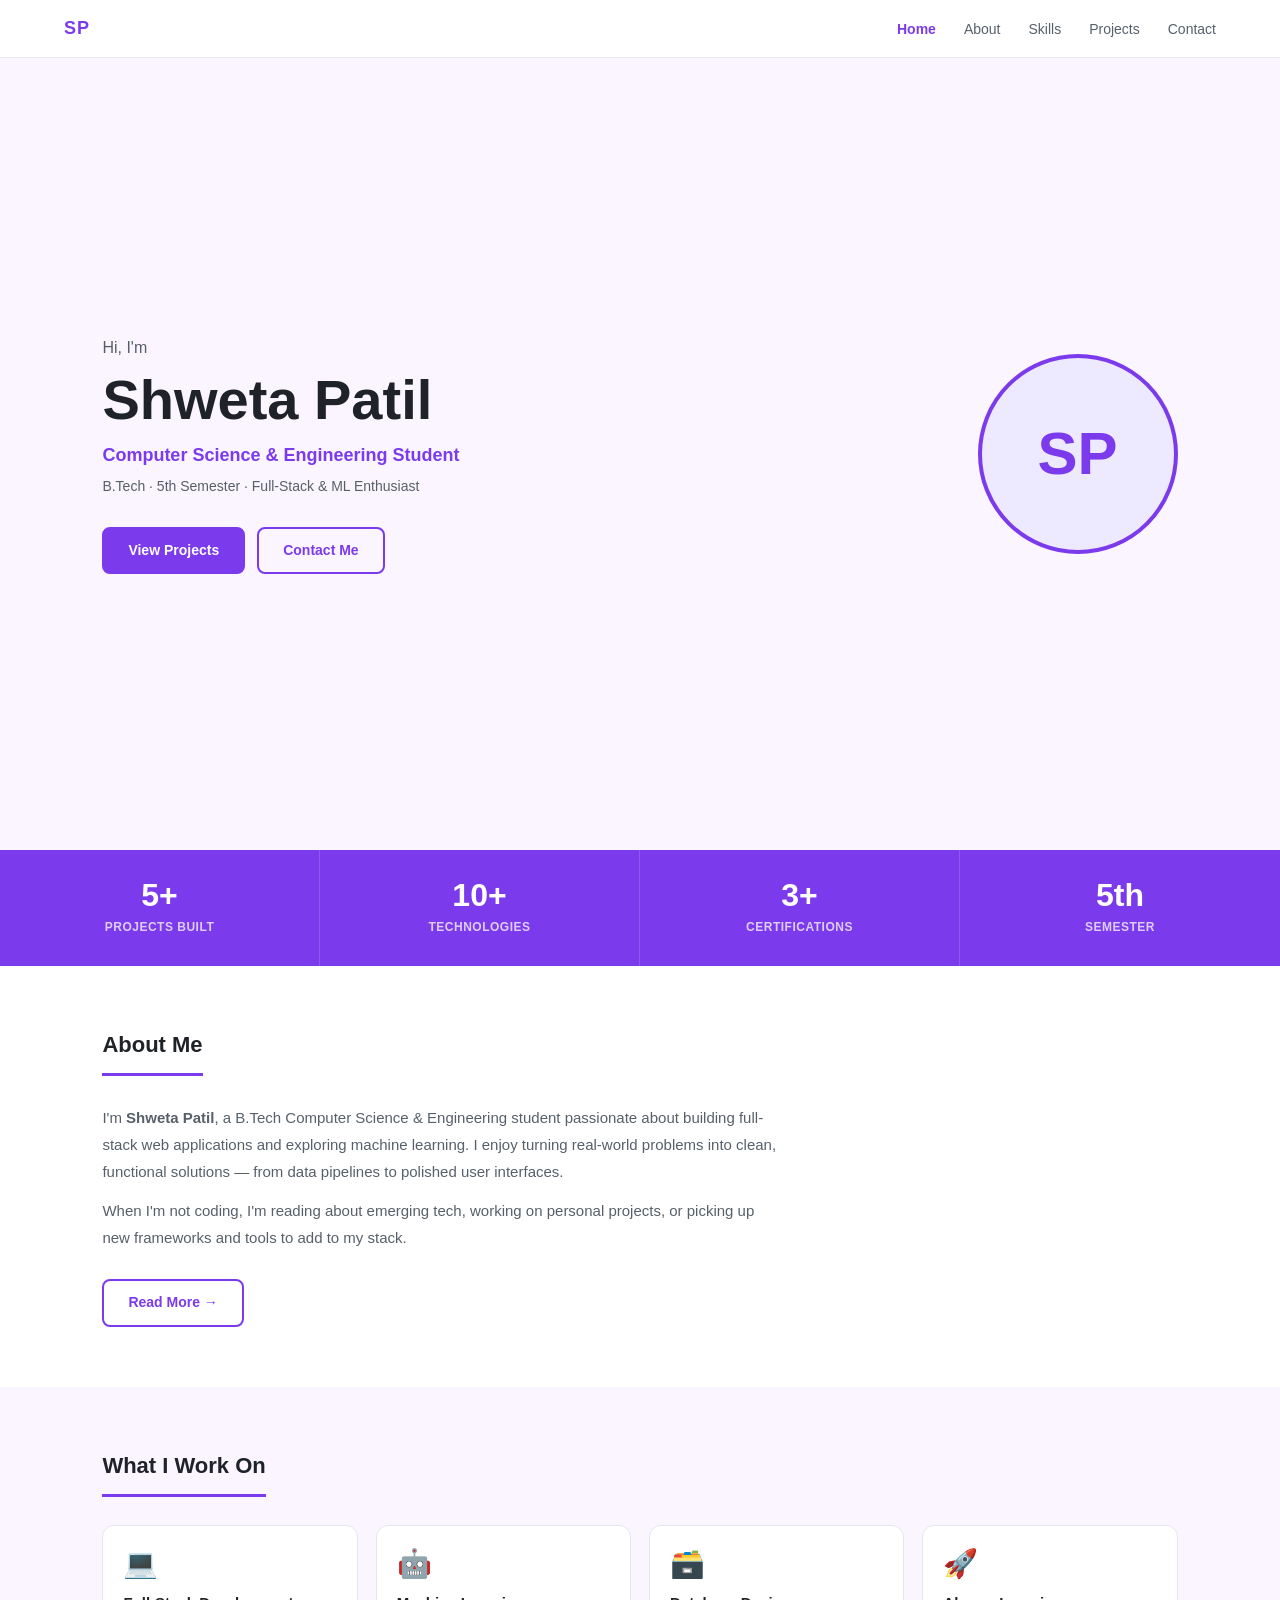
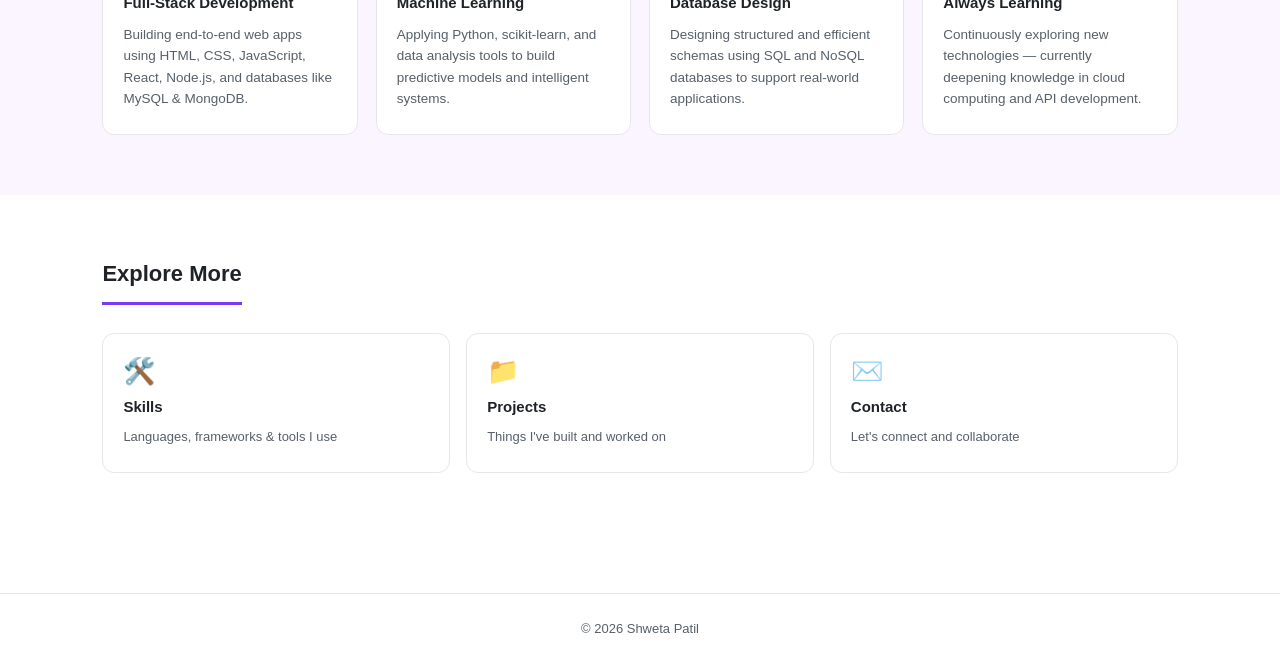
<file: index.html>
<!DOCTYPE html>
<html lang="en">
<head>
  <meta charset="UTF-8" />
  <meta name="viewport" content="width=device-width, initial-scale=1.0"/>
  <title>Shweta Patil</title>
  <link rel="stylesheet" href="style.css" />
</head>
<body>

  <nav>
    <span class="logo">SP</span>
    <ul>
      <li><a href="index.html" class="active">Home</a></li>
      <li><a href="about.html">About</a></li>
      <li><a href="skills.html">Skills</a></li>
      <li><a href="projects.html">Projects</a></li>
      <li><a href="contact.html">Contact</a></li>
    </ul>
  </nav>

  <main>

    <!-- HERO -->
    <section class="hero">
      <div>
        <p>Hi, I'm</p>
        <h1>Shweta Patil</h1>
        <p class="sub">Computer Science & Engineering Student</p>
        <p class="muted">B.Tech · 5th Semester · Full-Stack & ML Enthusiast</p>
        <div class="btns">
          <a href="projects.html" class="btn">View Projects</a>
          <a href="contact.html" class="btn outline">Contact Me</a>
        </div>
      </div>
      <div class="avatar">SP</div>
    </section>

    <!-- STATS STRIP -->
    <section class="stats-strip">
      <div class="stat">
        <span class="stat-num">5+</span>
        <span class="stat-label">Projects Built</span>
      </div>
      <div class="stat">
        <span class="stat-num">10+</span>
        <span class="stat-label">Technologies</span>
      </div>
      <div class="stat">
        <span class="stat-num">3+</span>
        <span class="stat-label">Certifications</span>
      </div>
      <div class="stat">
        <span class="stat-num">5th</span>
        <span class="stat-label">Semester</span>
      </div>
    </section>

    <!-- ABOUT SNAPSHOT -->
    <section class="home-section">
      <h2 class="section-heading">About Me</h2>
      <div class="home-about">
        <p>
          I'm <strong>Shweta Patil</strong>, a B.Tech Computer Science & Engineering student passionate about building
          full-stack web applications and exploring machine learning. I enjoy turning real-world problems into clean,
          functional solutions — from data pipelines to polished user interfaces.
        </p>
        <p>
          When I'm not coding, I'm reading about emerging tech, working on personal projects, or picking up new
          frameworks and tools to add to my stack.
        </p>
        <a href="about.html" class="btn outline" style="margin-top:16px; display:inline-block;">Read More →</a>
      </div>
    </section>

    <!-- HIGHLIGHTS -->
    <section class="home-section alt-bg">
      <h2 class="section-heading">What I Work On</h2>
      <div class="highlight-grid">
        <div class="highlight-card">
          <div class="highlight-icon">💻</div>
          <h3>Full-Stack Development</h3>
          <p>Building end-to-end web apps using HTML, CSS, JavaScript, React, Node.js, and databases like MySQL & MongoDB.</p>
        </div>
        <div class="highlight-card">
          <div class="highlight-icon">🤖</div>
          <h3>Machine Learning</h3>
          <p>Applying Python, scikit-learn, and data analysis tools to build predictive models and intelligent systems.</p>
        </div>
        <div class="highlight-card">
          <div class="highlight-icon">🗃️</div>
          <h3>Database Design</h3>
          <p>Designing structured and efficient schemas using SQL and NoSQL databases to support real-world applications.</p>
        </div>
        <div class="highlight-card">
          <div class="highlight-icon">🚀</div>
          <h3>Always Learning</h3>
          <p>Continuously exploring new technologies — currently deepening knowledge in cloud computing and API development.</p>
        </div>
      </div>
    </section>

    <!-- QUICK LINKS -->
    <section class="home-section">
      <h2 class="section-heading">Explore More</h2>
      <div class="quick-links">
        <a href="skills.html" class="quick-link-card">
          <span>🛠️</span>
          <strong>Skills</strong>
          <p>Languages, frameworks & tools I use</p>
        </a>
        <a href="projects.html" class="quick-link-card">
          <span>📁</span>
          <strong>Projects</strong>
          <p>Things I've built and worked on</p>
        </a>
        <a href="contact.html" class="quick-link-card">
          <span>✉️</span>
          <strong>Contact</strong>
          <p>Let's connect and collaborate</p>
        </a>
      </div>
    </section>

  </main>

  <footer>
    <p>&copy; 2026 Shweta Patil</p>
  </footer>

</body>
</html>
</file>
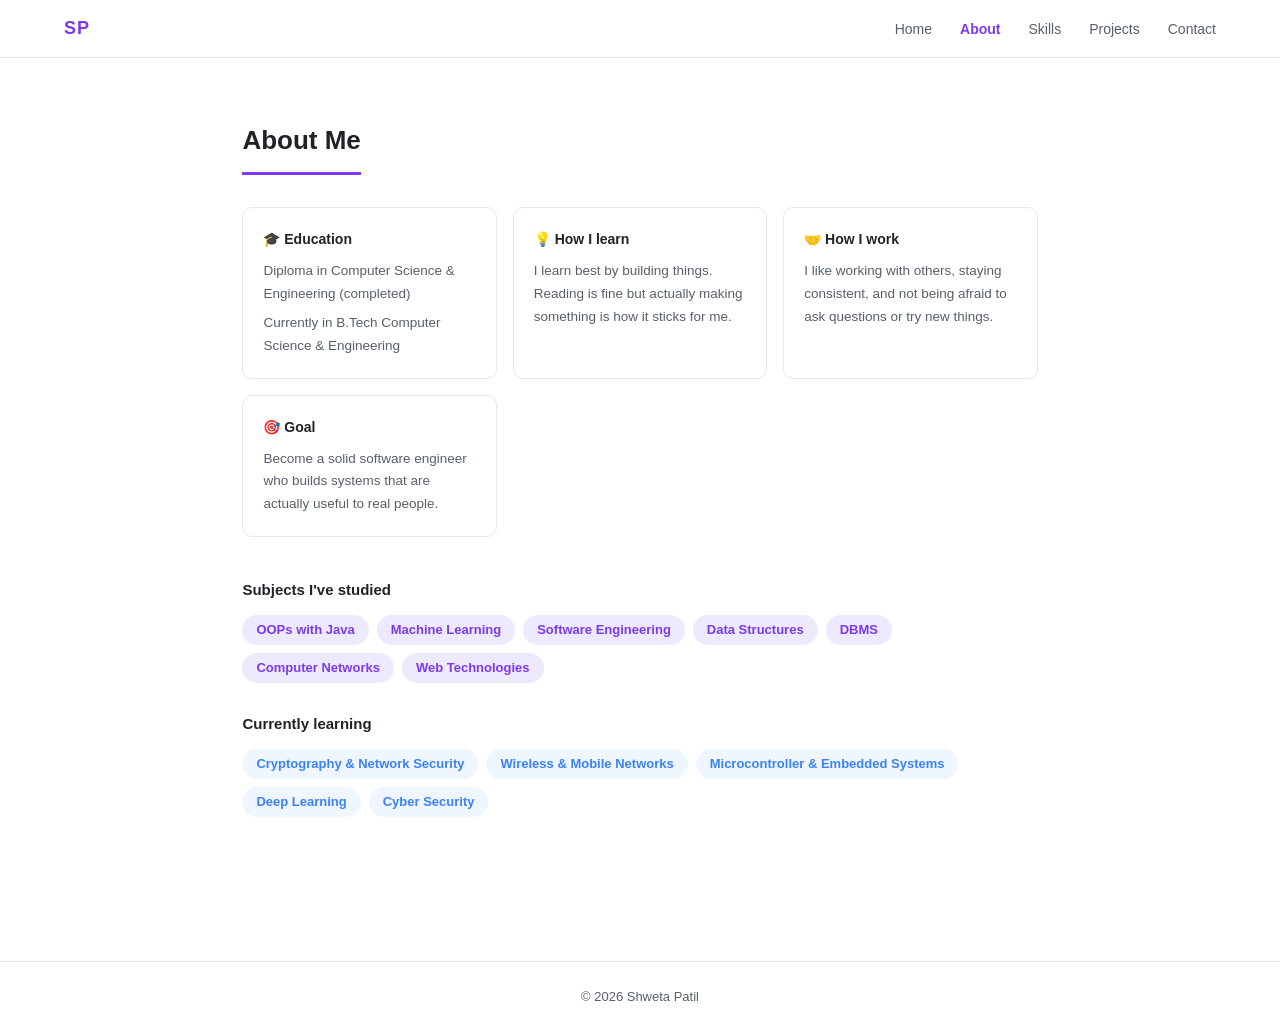
<file: about.html>
<!DOCTYPE html>
<html lang="en">
<head>
  <meta charset="UTF-8" />
  <meta name="viewport" content="width=device-width, initial-scale=1.0"/>
  <title>About - Shweta Patil</title>
  <link rel="stylesheet" href="style.css" />
</head>
<body>

  <nav>
    <span class="logo">SP</span>
    <ul>
      <li><a href="index.html">Home</a></li>
      <li><a href="about.html" class="active">About</a></li>
      <li><a href="skills.html">Skills</a></li>
      <li><a href="projects.html">Projects</a></li>
      <li><a href="contact.html">Contact</a></li>
    </ul>
  </nav>

  <main class="page">
    <h2>About Me</h2>

    <div class="cards">
      <div class="card">
        <h3>🎓 Education</h3>
        <p>Diploma in Computer Science & Engineering (completed)</p>
        <p style="margin-top: 6px;">Currently in B.Tech Computer Science & Engineering</p>
      </div>
      <div class="card">
        <h3>💡 How I learn</h3>
        <p>I learn best by building things. Reading is fine but actually making something is how it sticks for me.</p>
      </div>
      <div class="card">
        <h3>🤝 How I work</h3>
        <p>I like working with others, staying consistent, and not being afraid to ask questions or try new things.</p>
      </div>
      <div class="card">
        <h3>🎯 Goal</h3>
        <p>Become a solid software engineer who builds systems that are actually useful to real people.</p>
      </div>
    </div>

    <div class="tags-section">
      <h3>Subjects I've studied</h3>
      <div class="tags">
        <span>OOPs with Java</span>
        <span>Machine Learning</span>
        <span>Software Engineering</span>
        <span>Data Structures</span>
        <span>DBMS</span>
        <span>Computer Networks</span>
        <span>Web Technologies</span>
      </div>
    </div>

    <div class="tags-section" style="margin-top: 28px;">
      <h3>Currently learning</h3>
      <div class="tags learning">
        <span>Cryptography & Network Security</span>
        <span>Wireless & Mobile Networks</span>
        <span>Microcontroller & Embedded Systems</span>
        <span>Deep Learning</span>
        <span>Cyber Security</span>
      </div>
    </div>

  </main>

  <footer>
    <p>© 2026 Shweta Patil</p>
  </footer>

</body>
</html>
</file>
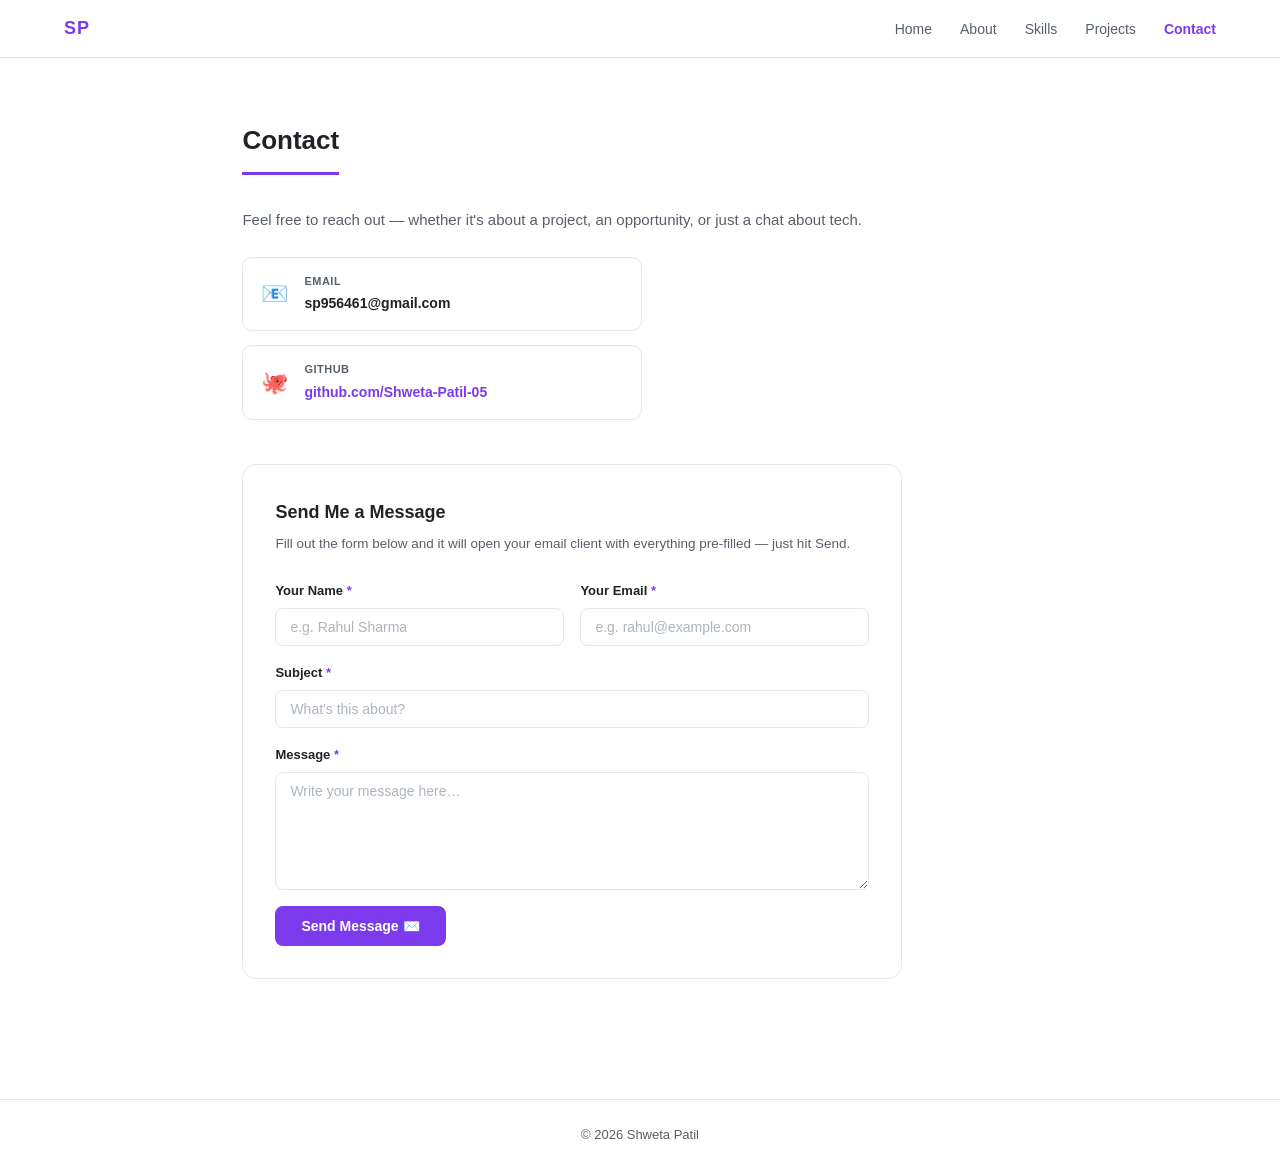
<file: contact.html>
<!DOCTYPE html>
<html lang="en">
<head>
  <meta charset="UTF-8" />
  <meta name="viewport" content="width=device-width, initial-scale=1.0"/>
  <title>Contact - Shweta Patil</title>
  <link rel="stylesheet" href="style.css" />
</head>
<body>

  <nav>
    <span class="logo">SP</span>
    <ul>
      <li><a href="index.html">Home</a></li>
      <li><a href="about.html">About</a></li>
      <li><a href="skills.html">Skills</a></li>
      <li><a href="projects.html">Projects</a></li>
      <li><a href="contact.html" class="active">Contact</a></li>
    </ul>
  </nav>

  <main class="page">
    <h2>Contact</h2>
    <p class="muted">Feel free to reach out — whether it's about a project, an opportunity, or just a chat about tech.</p>

    <div class="contact-list">
      <div class="contact-item">
        <span>📧</span>
        <div>
          <strong>Email</strong>
          <p>sp956461@gmail.com</p>
        </div>
      </div>
      <div class="contact-item">
        <span>🐙</span>
        <div>
          <strong>GitHub</strong>
          <p><a href="https://github.com/Shweta-Patil-05" target="_blank" style="color: #7c3aed;">github.com/Shweta-Patil-05</a></p>
        </div>
      </div>
    </div>

    <!-- CONTACT FORM -->
    <div class="contact-form-wrap">
      <h3 class="form-heading">Send Me a Message</h3>
      <p class="muted" style="margin-bottom:24px; font-size:13.5px;">
        Fill out the form below and it will open your email client with everything pre-filled — just hit Send.
      </p>
      <form class="contact-form" id="contactForm">
        <div class="form-row">
          <div class="form-group">
            <label for="senderName">Your Name <span class="req">*</span></label>
            <input type="text" id="senderName" name="senderName" placeholder="e.g. Rahul Sharma" required />
          </div>
          <div class="form-group">
            <label for="senderEmail">Your Email <span class="req">*</span></label>
            <input type="email" id="senderEmail" name="senderEmail" placeholder="e.g. rahul@example.com" required />
          </div>
        </div>
        <div class="form-group">
          <label for="subject">Subject <span class="req">*</span></label>
          <input type="text" id="subject" name="subject" placeholder="What's this about?" required />
        </div>
        <div class="form-group">
          <label for="message">Message <span class="req">*</span></label>
          <textarea id="message" name="message" rows="6" placeholder="Write your message here…" required></textarea>
        </div>
        <button type="submit" class="btn">Send Message ✉️</button>
      </form>
    </div>

    <script>
      document.getElementById('contactForm').addEventListener('submit', function(e) {
        e.preventDefault();
        var name    = document.getElementById('senderName').value.trim();
        var email   = document.getElementById('senderEmail').value.trim();
        var subject = document.getElementById('subject').value.trim();
        var message = document.getElementById('message').value.trim();
        var body    = 'Name: ' + name + '\nEmail: ' + email + '\n\n' + message;
        var mailto  = 'mailto:sp956461@gmail.com'
                    + '?subject=' + encodeURIComponent(subject)
                    + '&body='    + encodeURIComponent(body);
        window.location.href = mailto;
      });
    </script>
  </main>

  <footer>
    <p>&copy; 2026 Shweta Patil</p>
  </footer>

</body>
</html>
</file>
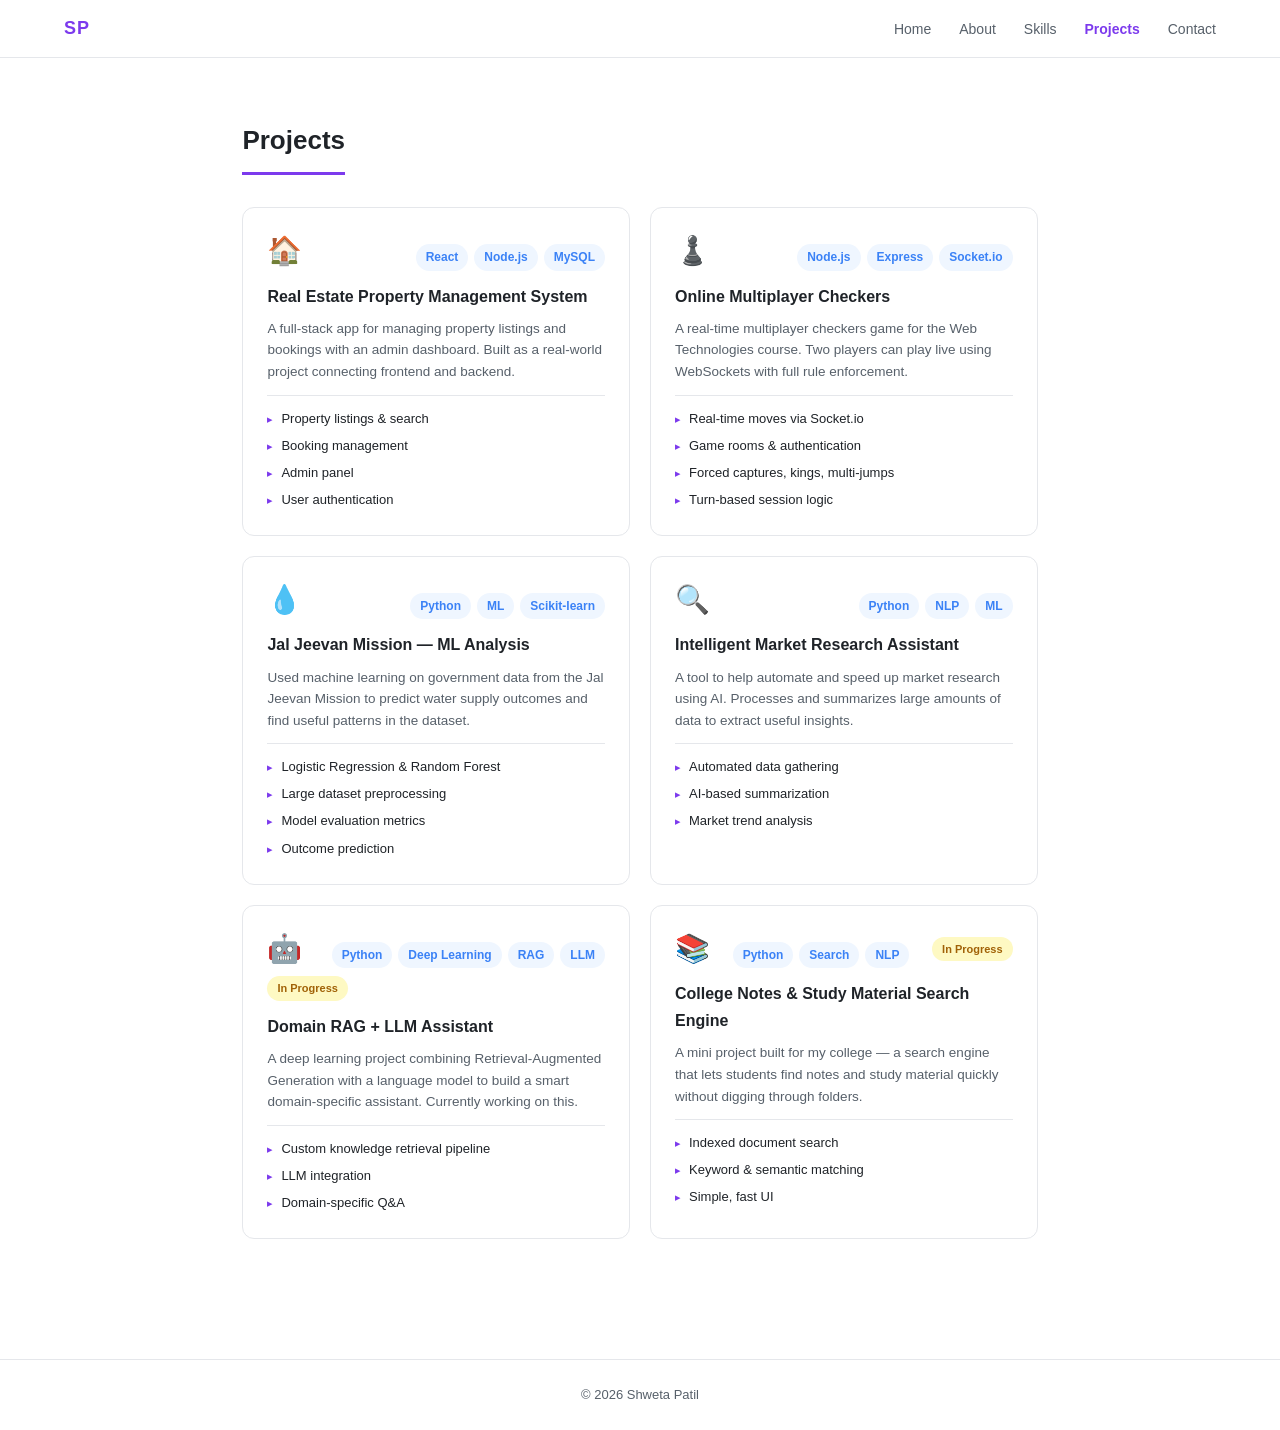
<file: projects.html>
<!DOCTYPE html>
<html lang="en">
<head>
  <meta charset="UTF-8" />
  <meta name="viewport" content="width=device-width, initial-scale=1.0"/>
  <title>Projects - Shweta Patil</title>
  <link rel="stylesheet" href="style.css" />
</head>
<body>

  <nav>
    <span class="logo">SP</span>
    <ul>
      <li><a href="index.html">Home</a></li>
      <li><a href="about.html">About</a></li>
      <li><a href="skills.html">Skills</a></li>
      <li><a href="projects.html" class="active">Projects</a></li>
      <li><a href="contact.html">Contact</a></li>
    </ul>
  </nav>

  <main class="page">
    <h2>Projects</h2>

    <div class="projects">

      <div class="project">
        <div class="project-top">
          <span class="icon">🏠</span>
          <div class="tech-tags">
            <span>React</span><span>Node.js</span><span>MySQL</span>
          </div>
        </div>
        <h3>Real Estate Property Management System</h3>
        <p>A full-stack app for managing property listings and bookings with an admin dashboard. Built as a real-world project connecting frontend and backend.</p>
        <ul>
          <li>Property listings & search</li>
          <li>Booking management</li>
          <li>Admin panel</li>
          <li>User authentication</li>
        </ul>
      </div>

      <div class="project">
        <div class="project-top">
          <span class="icon">♟️</span>
          <div class="tech-tags">
            <span>Node.js</span><span>Express</span><span>Socket.io</span>
          </div>
        </div>
        <h3>Online Multiplayer Checkers</h3>
        <p>A real-time multiplayer checkers game for the Web Technologies course. Two players can play live using WebSockets with full rule enforcement.</p>
        <ul>
          <li>Real-time moves via Socket.io</li>
          <li>Game rooms & authentication</li>
          <li>Forced captures, kings, multi-jumps</li>
          <li>Turn-based session logic</li>
        </ul>
      </div>

      <div class="project">
        <div class="project-top">
          <span class="icon">💧</span>
          <div class="tech-tags">
            <span>Python</span><span>ML</span><span>Scikit-learn</span>
          </div>
        </div>
        <h3>Jal Jeevan Mission — ML Analysis</h3>
        <p>Used machine learning on government data from the Jal Jeevan Mission to predict water supply outcomes and find useful patterns in the dataset.</p>
        <ul>
          <li>Logistic Regression & Random Forest</li>
          <li>Large dataset preprocessing</li>
          <li>Model evaluation metrics</li>
          <li>Outcome prediction</li>
        </ul>
      </div>

      <div class="project">
        <div class="project-top">
          <span class="icon">🔍</span>
          <div class="tech-tags">
            <span>Python</span><span>NLP</span><span>ML</span>
          </div>
        </div>
        <h3>Intelligent Market Research Assistant</h3>
        <p>A tool to help automate and speed up market research using AI. Processes and summarizes large amounts of data to extract useful insights.</p>
        <ul>
          <li>Automated data gathering</li>
          <li>AI-based summarization</li>
          <li>Market trend analysis</li>
        </ul>
      </div>

      <div class="project">
        <div class="project-top">
          <span class="icon">🤖</span>
          <div class="tech-tags">
            <span>Python</span><span>Deep Learning</span><span>RAG</span><span>LLM</span>
          </div>
          <span class="status-badge in-progress">In Progress</span>
        </div>
        <h3>Domain RAG + LLM Assistant</h3>
        <p>A deep learning project combining Retrieval-Augmented Generation with a language model to build a smart domain-specific assistant. Currently working on this.</p>
        <ul>
          <li>Custom knowledge retrieval pipeline</li>
          <li>LLM integration</li>
          <li>Domain-specific Q&A</li>
        </ul>
      </div>

      <div class="project">
        <div class="project-top">
          <span class="icon">📚</span>
          <div class="tech-tags">
            <span>Python</span><span>Search</span><span>NLP</span>
          </div>
          <span class="status-badge in-progress">In Progress</span>
        </div>
        <h3>College Notes & Study Material Search Engine</h3>
        <p>A mini project built for my college — a search engine that lets students find notes and study material quickly without digging through folders.</p>
        <ul>
          <li>Indexed document search</li>
          <li>Keyword & semantic matching</li>
          <li>Simple, fast UI</li>
        </ul>
      </div>

    </div>
  </main>

  <footer>
    <p>© 2026 Shweta Patil</p>
  </footer>

</body>
</html>
</file>
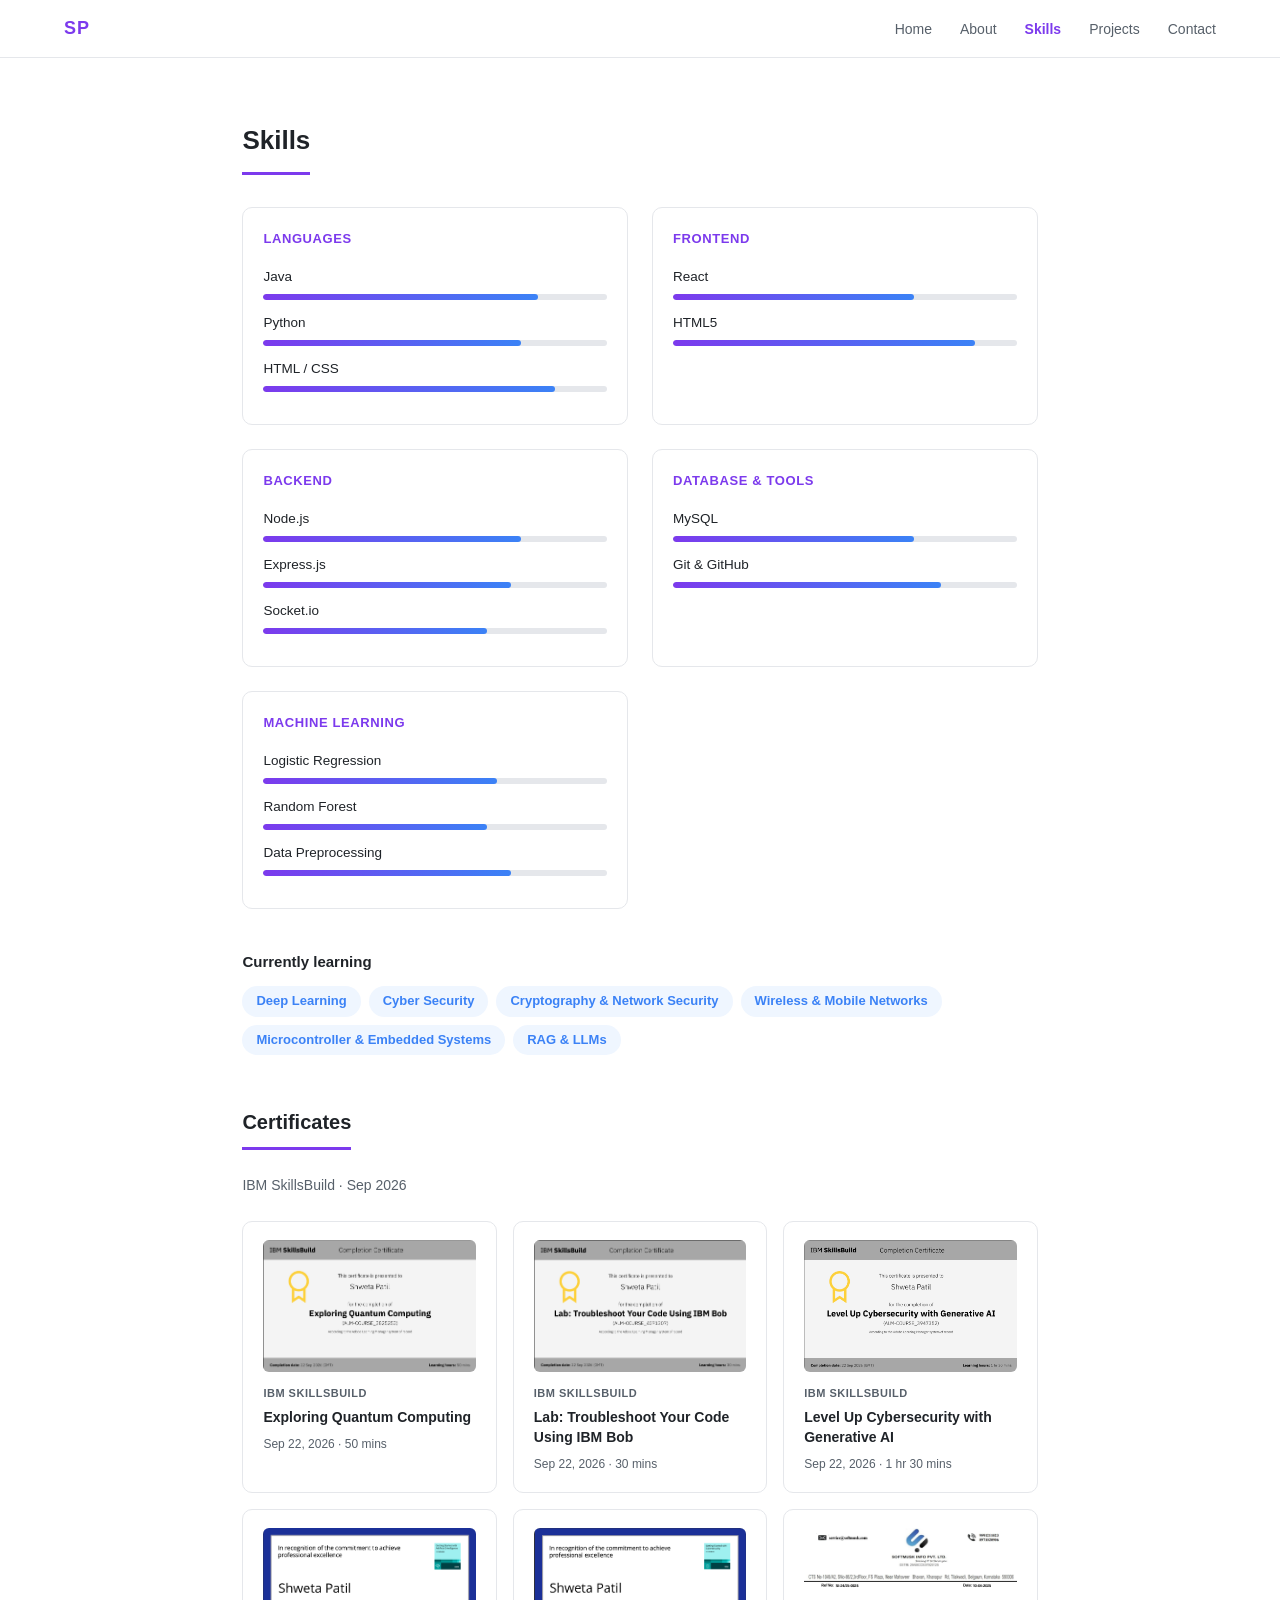
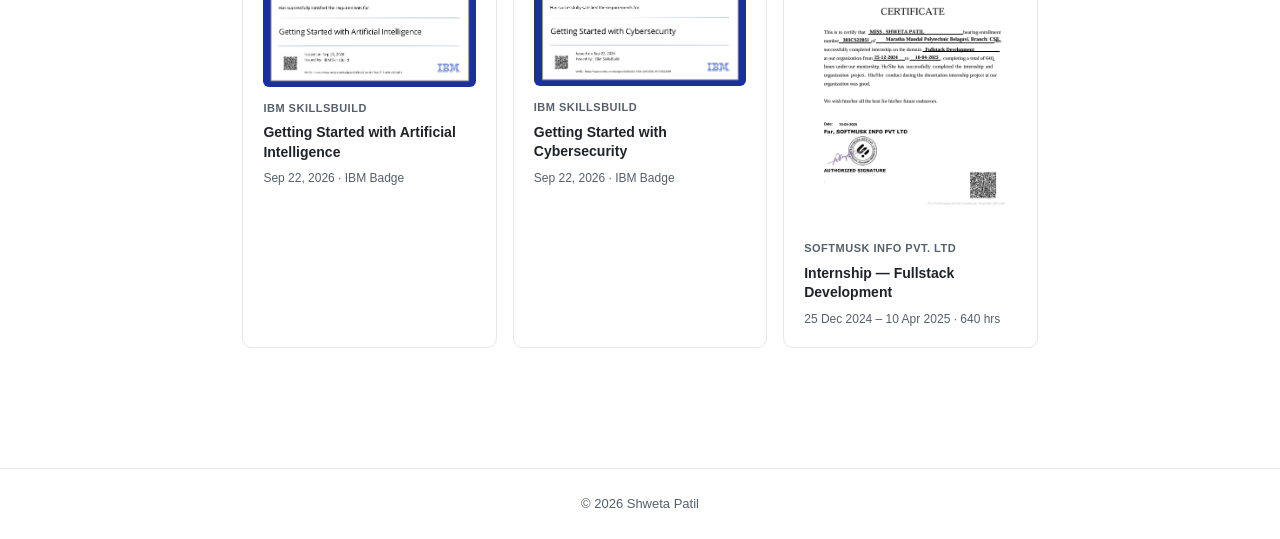
<file: skills.html>
<!DOCTYPE html>
<html lang="en">
<head>
  <meta charset="UTF-8" />
  <meta name="viewport" content="width=device-width, initial-scale=1.0"/>
  <title>Skills - Shweta Patil</title>
  <link rel="stylesheet" href="style.css" />
</head>
<body>

  <nav>
    <span class="logo">SP</span>
    <ul>
      <li><a href="index.html">Home</a></li>
      <li><a href="about.html">About</a></li>
      <li><a href="skills.html" class="active">Skills</a></li>
      <li><a href="projects.html">Projects</a></li>
      <li><a href="contact.html">Contact</a></li>
    </ul>
  </nav>

  <main class="page">
    <h2>Skills</h2>

    <div class="skill-groups">

      <div class="skill-group">
        <h3>Languages</h3>
        <div class="bar-item">
          <span>Java</span>
          <div class="bar"><div style="width: 80%"></div></div>
        </div>
        <div class="bar-item">
          <span>Python</span>
          <div class="bar"><div style="width: 75%"></div></div>
        </div>
        <div class="bar-item">
          <span>HTML / CSS</span>
          <div class="bar"><div style="width: 85%"></div></div>
        </div>
      </div>

      <div class="skill-group">
        <h3>Frontend</h3>
        <div class="bar-item">
          <span>React</span>
          <div class="bar"><div style="width: 70%"></div></div>
        </div>
        <div class="bar-item">
          <span>HTML5</span>
          <div class="bar"><div style="width: 88%"></div></div>
        </div>
      </div>

      <div class="skill-group">
        <h3>Backend</h3>
        <div class="bar-item">
          <span>Node.js</span>
          <div class="bar"><div style="width: 75%"></div></div>
        </div>
        <div class="bar-item">
          <span>Express.js</span>
          <div class="bar"><div style="width: 72%"></div></div>
        </div>
        <div class="bar-item">
          <span>Socket.io</span>
          <div class="bar"><div style="width: 65%"></div></div>
        </div>
      </div>

      <div class="skill-group">
        <h3>Database & Tools</h3>
        <div class="bar-item">
          <span>MySQL</span>
          <div class="bar"><div style="width: 70%"></div></div>
        </div>
        <div class="bar-item">
          <span>Git & GitHub</span>
          <div class="bar"><div style="width: 78%"></div></div>
        </div>
      </div>

      <div class="skill-group">
        <h3>Machine Learning</h3>
        <div class="bar-item">
          <span>Logistic Regression</span>
          <div class="bar"><div style="width: 68%"></div></div>
        </div>
        <div class="bar-item">
          <span>Random Forest</span>
          <div class="bar"><div style="width: 65%"></div></div>
        </div>
        <div class="bar-item">
          <span>Data Preprocessing</span>
          <div class="bar"><div style="width: 72%"></div></div>
        </div>
      </div>

    </div>

    <div class="tags-section" style="margin-top: 40px;">
      <h3>Currently learning</h3>
      <div class="tags learning">
        <span>Deep Learning</span>
        <span>Cyber Security</span>
        <span>Cryptography & Network Security</span>
        <span>Wireless & Mobile Networks</span>
        <span>Microcontroller & Embedded Systems</span>
        <span>RAG & LLMs</span>
      </div>
    </div>

    <div style="margin-top: 50px;">
      <h3 style="font-size: 20px; font-weight: 800; margin-bottom: 24px; padding-bottom: 8px; border-bottom: 3px solid #7c3aed; display: inline-block;">Certificates</h3>
      <p style="color: #57606a; margin-bottom: 24px; font-size: 14px;">IBM SkillsBuild · Sep 2026</p>
      <div class="cert-grid">

        <div class="cert-card">
          <a href="Screenshot%202026-09-23%20212023.png" target="_blank">
            <img src="Screenshot%202026-09-23%20212023.png" alt="Exploring Quantum Computing certificate" class="cert-img" />
          </a>
          <div class="cert-issuer">IBM SkillsBuild</div>
          <div class="cert-name">Exploring Quantum Computing</div>
          <div class="cert-meta">Sep 22, 2026 · 50 mins</div>
        </div>

        <div class="cert-card">
          <a href="Screenshot%202026-09-23%20212121.png" target="_blank">
            <img src="Screenshot%202026-09-23%20212121.png" alt="Lab: Troubleshoot Your Code Using IBM Bob certificate" class="cert-img" />
          </a>
          <div class="cert-issuer">IBM SkillsBuild</div>
          <div class="cert-name">Lab: Troubleshoot Your Code Using IBM Bob</div>
          <div class="cert-meta">Sep 22, 2026 · 30 mins</div>
        </div>

        <div class="cert-card">
          <a href="Screenshot%202026-09-23%20212149.png" target="_blank">
            <img src="Screenshot%202026-09-23%20212149.png" alt="Level Up Cybersecurity with Generative AI certificate" class="cert-img" />
          </a>
          <div class="cert-issuer">IBM SkillsBuild</div>
          <div class="cert-name">Level Up Cybersecurity with Generative AI</div>
          <div class="cert-meta">Sep 22, 2026 · 1 hr 30 mins</div>
        </div>

        <div class="cert-card">
          <a href="Screenshot%202026-09-23%20212223.png" target="_blank">
            <img src="Screenshot%202026-09-23%20212223.png" alt="Getting Started with Artificial Intelligence certificate" class="cert-img" />
          </a>
          <div class="cert-issuer">IBM SkillsBuild</div>
          <div class="cert-name">Getting Started with Artificial Intelligence</div>
          <div class="cert-meta">Sep 22, 2026 · IBM Badge</div>
        </div>

        <div class="cert-card">
          <a href="Screenshot%202026-09-23%20212250.png" target="_blank">
            <img src="Screenshot%202026-09-23%20212250.png" alt="Getting Started with Cybersecurity certificate" class="cert-img" />
          </a>
          <div class="cert-issuer">IBM SkillsBuild</div>
          <div class="cert-name">Getting Started with Cybersecurity</div>
          <div class="cert-meta">Sep 22, 2026 · IBM Badge</div>
        </div>

        <div class="cert-card">
          <a href="image.png" target="_blank">
            <img src="image.png" alt="Softmusk Info Pvt. Ltd internship certificate" class="cert-img" />
          </a>
          <div class="cert-issuer">Softmusk Info Pvt. Ltd</div>
          <div class="cert-name">Internship — Fullstack Development</div>
          <div class="cert-meta">25 Dec 2024 – 10 Apr 2025 · 640 hrs</div>
        </div>

      </div>
    </div>

  </main>

  <footer>
    <p>© 2026 Shweta Patil</p>
  </footer>

</body>
</html>
</file>
<file: style.css>
* {
  margin: 0;
  padding: 0;
  box-sizing: border-box;
}

body {
  font-family: 'Segoe UI', Arial, sans-serif;
  font-size: 15px;
  line-height: 1.7;
  color: #1f2328;
  background-color: #ffffff;
}

a {
  text-decoration: none;
  color: inherit;
}

ul {
  list-style: none;
}

/* NAVBAR */

nav {
  display: flex;
  align-items: center;
  justify-content: space-between;
  padding-left: 5%;
  padding-right: 5%;
  height: 58px;
  border-bottom: 1px solid #e5e7eb;
  background-color: #ffffff;
  position: sticky;
  top: 0px;
  z-index: 100;
}

.logo {
  font-weight: 800;
  font-size: 18px;
  color: #7c3aed;
  letter-spacing: 1px;
}

nav ul {
  display: flex;
  gap: 28px;
  align-items: center;
}

nav ul li a {
  font-size: 14px;
  color: #57606a;
  font-weight: 500;
  transition: color 0.2s;
}

nav ul li a:hover {
  color: #7c3aed;
  font-weight: 600;
}

nav ul li a.active {
  color: #7c3aed;
  font-weight: 600;
}

/* HERO */

.hero {
  display: flex;
  flex-direction: row;
  align-items: center;
  justify-content: space-between;
  gap: 40px;
  padding: 80px 8%;
  min-height: 88vh;
  background-color: #faf5ff;
}

.hero p:first-child {
  font-size: 16px;
  color: #57606a;
}

.hero h1 {
  font-size: 56px;
  font-weight: 800;
  color: #1f2328;
  margin-top: 8px;
  margin-bottom: 10px;
  line-height: 1.1;
}

.hero .sub {
  font-size: 18px;
  font-weight: 600;
  color: #7c3aed;
  margin-bottom: 4px;
  display: block;
}

.hero .muted {
  font-size: 14px;
  color: #57606a;
}

.btns {
  display: flex;
  flex-direction: row;
  flex-wrap: wrap;
  gap: 12px;
  margin-top: 28px;
}

.btn {
  display: inline-block;
  padding: 10px 24px;
  border-radius: 8px;
  font-size: 14px;
  font-weight: 600;
  background-color: #7c3aed;
  color: #ffffff;
  border: 2px solid #7c3aed;
  cursor: pointer;
  transition: background-color 0.2s, border-color 0.2s;
}

.btn:hover {
  background-color: #6d28d9;
  border-color: #6d28d9;
}

.btn.outline {
  background-color: transparent;
  color: #7c3aed;
}

.btn.outline:hover {
  background-color: #ede9fe;
}

.avatar {
  width: 200px;
  height: 200px;
  border-radius: 50%;
  border: 4px solid #7c3aed;
  background-color: #ede9fe;
  display: flex;
  align-items: center;
  justify-content: center;
  font-size: 60px;
  font-weight: 800;
  color: #7c3aed;
  flex-shrink: 0;
}

/* PAGE LAYOUT */

.page {
  padding-top: 60px;
  padding-bottom: 60px;
  padding-left: 8%;
  padding-right: 8%;
  max-width: 1000px;
  margin-left: auto;
  margin-right: auto;
}

.page h2 {
  font-size: 26px;
  font-weight: 800;
  color: #1f2328;
  margin-bottom: 32px;
  padding-bottom: 10px;
  border-bottom: 3px solid #7c3aed;
  display: inline-block;
}

.muted {
  color: #57606a;
}

/* ABOUT CARDS */

.cards {
  display: grid;
  grid-template-columns: repeat(auto-fit, minmax(210px, 1fr));
  gap: 16px;
  margin-bottom: 40px;
}

.card {
  border: 1px solid #e5e7eb;
  border-radius: 10px;
  padding: 20px;
  background-color: #ffffff;
  transition: border-color 0.2s;
}

.card:hover {
  border-color: #7c3aed;
}

.card h3 {
  font-size: 14px;
  font-weight: 700;
  margin-bottom: 8px;
  color: #1f2328;
}

.card p {
  font-size: 13.5px;
  color: #57606a;
}

/* TAGS */

.tags-section {
  margin-top: 32px;
}

.tags-section h3 {
  font-size: 15px;
  font-weight: 700;
  margin-bottom: 12px;
  color: #1f2328;
}

.tags {
  display: flex;
  flex-wrap: wrap;
  gap: 8px;
  margin-bottom: 24px;
}

.tags span {
  background-color: #ede9fe;
  color: #7c3aed;
  font-size: 13px;
  font-weight: 600;
  padding: 4px 14px;
  border-radius: 20px;
}

.tags.learning span {
  background-color: #eff6ff;
  color: #3b82f6;
}

/* CERTIFICATES */

.cert-grid {
  display: grid;
  grid-template-columns: repeat(auto-fit, minmax(240px, 1fr));
  gap: 16px;
  margin-top: 8px;
}

.cert-card {
  border: 1px solid #e5e7eb;
  border-radius: 10px;
  padding: 18px 20px;
  background-color: #ffffff;
  overflow: hidden;
  transition: border-color 0.2s;
}

.cert-card:hover {
  border-color: #7c3aed;
}

.cert-img {
  width: 100%;
  height: auto;
  border-radius: 6px;
  margin-bottom: 12px;
  display: block;
}

.cert-issuer {
  font-size: 11px;
  font-weight: 700;
  text-transform: uppercase;
  letter-spacing: 0.5px;
  color: #57606a;
  margin-bottom: 6px;
}

.cert-name {
  font-size: 14px;
  font-weight: 600;
  color: #1f2328;
  margin-bottom: 6px;
  line-height: 1.4;
}

.cert-meta {
  font-size: 12px;
  color: #57606a;
}

/* SKILLS */

.skill-groups {
  display: grid;
  grid-template-columns: repeat(auto-fit, minmax(260px, 1fr));
  gap: 24px;
}

.skill-group {
  border: 1px solid #e5e7eb;
  border-radius: 10px;
  padding: 20px;
  background-color: #ffffff;
}

.skill-group h3 {
  font-size: 13px;
  font-weight: 700;
  text-transform: uppercase;
  letter-spacing: 0.6px;
  color: #7c3aed;
  margin-bottom: 16px;
}

.bar-item {
  margin-bottom: 12px;
}

.bar-item span {
  display: block;
  font-size: 13.5px;
  margin-bottom: 5px;
  color: #1f2328;
}

.bar {
  height: 6px;
  width: 100%;
  background-color: #e5e7eb;
  border-radius: 4px;
  overflow: hidden;
}

.bar div {
  height: 100%;
  background: linear-gradient(to right, #7c3aed, #3b82f6);
  border-radius: 4px;
}

/* PROJECTS */

.projects {
  display: grid;
  grid-template-columns: repeat(auto-fit, minmax(280px, 1fr));
  gap: 20px;
}

.project {
  border: 1px solid #e5e7eb;
  border-radius: 12px;
  padding: 24px;
  background-color: #ffffff;
  transition: border-color 0.2s;
}

.project:hover {
  border-color: #7c3aed;
}

.project-top {
  display: flex;
  flex-direction: row;
  align-items: center;
  justify-content: space-between;
  margin-bottom: 12px;
  flex-wrap: wrap;
  gap: 8px;
}

.icon {
  font-size: 28px;
  line-height: 1;
}

.tech-tags {
  display: flex;
  flex-wrap: wrap;
  gap: 6px;
  margin-top: 12px;
}

.tech-tags span {
  background-color: #eff6ff;
  color: #3b82f6;
  font-size: 12px;
  font-weight: 600;
  padding: 3px 10px;
  border-radius: 20px;
}

.project h3 {
  font-size: 16px;
  font-weight: 700;
  color: #1f2328;
  margin-bottom: 8px;
}

.project p {
  font-size: 13.5px;
  color: #57606a;
  margin-bottom: 12px;
  line-height: 1.6;
}

.project ul {
  list-style: none;
  border-top: 1px solid #e5e7eb;
  padding-top: 12px;
  display: flex;
  flex-direction: column;
  gap: 5px;
}

.project ul li {
  font-size: 13px;
  color: #1f2328;
  padding-left: 14px;
  position: relative;
}

.project ul li::before {
  content: '▸';
  position: absolute;
  left: 0px;
  color: #7c3aed;
  font-size: 11px;
  top: 2px;
}

.status-badge {
  font-size: 11px;
  font-weight: 700;
  padding: 3px 10px;
  border-radius: 20px;
}

.status-badge.in-progress {
  background-color: #fef9c3;
  color: #a16207;
}

/* HOME — STATS STRIP */

.stats-strip {
  display: flex;
  flex-wrap: wrap;
  justify-content: center;
  gap: 0;
  background-color: #7c3aed;
}

.stat {
  display: flex;
  flex-direction: column;
  align-items: center;
  padding: 28px 40px;
  flex: 1 1 140px;
  border-right: 1px solid rgba(255,255,255,0.15);
}

.stat:last-child {
  border-right: none;
}

.stat-num {
  font-size: 32px;
  font-weight: 800;
  color: #ffffff;
  line-height: 1.1;
}

.stat-label {
  font-size: 12px;
  font-weight: 600;
  color: rgba(255,255,255,0.75);
  text-transform: uppercase;
  letter-spacing: 0.5px;
  margin-top: 4px;
}

/* HOME — SECTIONS */

.home-section {
  padding: 60px 8%;
}

.home-section.alt-bg {
  background-color: #faf5ff;
}

.section-heading {
  font-size: 22px;
  font-weight: 800;
  color: #1f2328;
  margin-bottom: 28px;
  padding-bottom: 10px;
  border-bottom: 3px solid #7c3aed;
  display: inline-block;
}

/* HOME — ABOUT SNAPSHOT */

.home-about {
  max-width: 680px;
}

.home-about p {
  color: #57606a;
  font-size: 15px;
  line-height: 1.8;
  margin-bottom: 12px;
}

/* HOME — HIGHLIGHTS */

.highlight-grid {
  display: grid;
  grid-template-columns: repeat(auto-fit, minmax(220px, 1fr));
  gap: 18px;
}

.highlight-card {
  border: 1px solid #e5e7eb;
  border-radius: 12px;
  padding: 24px 20px;
  background-color: #ffffff;
  transition: border-color 0.2s;
}

.highlight-card:hover {
  border-color: #7c3aed;
}

.highlight-icon {
  font-size: 28px;
  margin-bottom: 12px;
  line-height: 1;
}

.highlight-card h3 {
  font-size: 15px;
  font-weight: 700;
  color: #1f2328;
  margin-bottom: 8px;
}

.highlight-card p {
  font-size: 13.5px;
  color: #57606a;
  line-height: 1.6;
}

/* HOME — QUICK LINKS */

.quick-links {
  display: grid;
  grid-template-columns: repeat(auto-fit, minmax(200px, 1fr));
  gap: 16px;
}

.quick-link-card {
  display: flex;
  flex-direction: column;
  align-items: flex-start;
  gap: 6px;
  border: 1px solid #e5e7eb;
  border-radius: 12px;
  padding: 24px 20px;
  background-color: #ffffff;
  color: #1f2328;
  transition: border-color 0.2s, background-color 0.2s;
  text-decoration: none;
}

.quick-link-card:hover {
  border-color: #7c3aed;
  background-color: #faf5ff;
}

.quick-link-card span {
  font-size: 26px;
  line-height: 1;
  margin-bottom: 4px;
}

.quick-link-card strong {
  font-size: 15px;
  font-weight: 700;
}

.quick-link-card p {
  font-size: 13px;
  color: #57606a;
  margin: 0;
}

/* CONTACT */

.contact-list {
  display: flex;
  flex-direction: column;
  gap: 14px;
  margin-top: 24px;
}

.contact-item {
  display: flex;
  flex-direction: row;
  align-items: center;
  gap: 16px;
  border: 1px solid #e5e7eb;
  border-radius: 10px;
  padding: 14px 18px;
  max-width: 400px;
  background-color: #ffffff;
  transition: border-color 0.2s;
}

.contact-item:hover {
  border-color: #7c3aed;
}

.contact-item span {
  font-size: 22px;
  flex-shrink: 0;
}

.contact-item strong {
  display: block;
  font-size: 11px;
  text-transform: uppercase;
  letter-spacing: 0.5px;
  color: #57606a;
  margin-bottom: 2px;
  font-weight: 700;
}

.contact-item p {
  font-size: 14px;
  font-weight: 600;
  color: #1f2328;
}

/* CONTACT FORM */

.contact-form-wrap {
  margin-top: 44px;
  padding: 32px;
  border: 1px solid #e5e7eb;
  border-radius: 14px;
  background-color: #ffffff;
  max-width: 660px;
}

.form-heading {
  font-size: 18px;
  font-weight: 800;
  color: #1f2328;
  margin-bottom: 6px;
}

.form-row {
  display: grid;
  grid-template-columns: 1fr 1fr;
  gap: 16px;
}

.form-group {
  display: flex;
  flex-direction: column;
  gap: 6px;
  margin-bottom: 16px;
}

.form-group label {
  font-size: 13px;
  font-weight: 600;
  color: #1f2328;
}

.req {
  color: #7c3aed;
}

.form-group input,
.form-group textarea {
  width: 100%;
  padding: 10px 14px;
  border: 1px solid #e5e7eb;
  border-radius: 8px;
  font-size: 14px;
  font-family: inherit;
  color: #1f2328;
  background-color: #ffffff;
  outline: none;
  transition: border-color 0.2s;
  resize: vertical;
}

.form-group input:focus,
.form-group textarea:focus {
  border-color: #7c3aed;
  box-shadow: 0 0 0 3px rgba(124,58,237,0.1);
}

.form-group input::placeholder,
.form-group textarea::placeholder {
  color: #adb5bd;
}

/* FOOTER */

footer {
  text-align: center;
  padding-top: 24px;
  padding-bottom: 24px;
  font-size: 13px;
  color: #57606a;
  border-top: 1px solid #e5e7eb;
  margin-top: 60px;
}

/* RESPONSIVE */

@media (max-width: 700px) {
  .hero {
    flex-direction: column-reverse;
    padding: 50px 6%;
    text-align: center;
    min-height: auto;
  }

  .hero h1 {
    font-size: 38px;
  }

  .btns {
    justify-content: center;
  }

  .avatar {
    width: 140px;
    height: 140px;
    font-size: 42px;
  }

  .page {
    padding-top: 40px;
    padding-bottom: 40px;
    padding-left: 6%;
    padding-right: 6%;
  }

  nav ul {
    gap: 16px;
  }

  .contact-item {
    max-width: 100%;
  }

  .form-row {
    grid-template-columns: 1fr;
  }

  .contact-form-wrap {
    padding: 20px 16px;
  }

  .stat {
    padding: 20px 24px;
  }

  .home-section {
    padding: 40px 6%;
  }
}

@media (max-width: 460px) {
  nav ul {
    display: none;
  }
}
</file>
